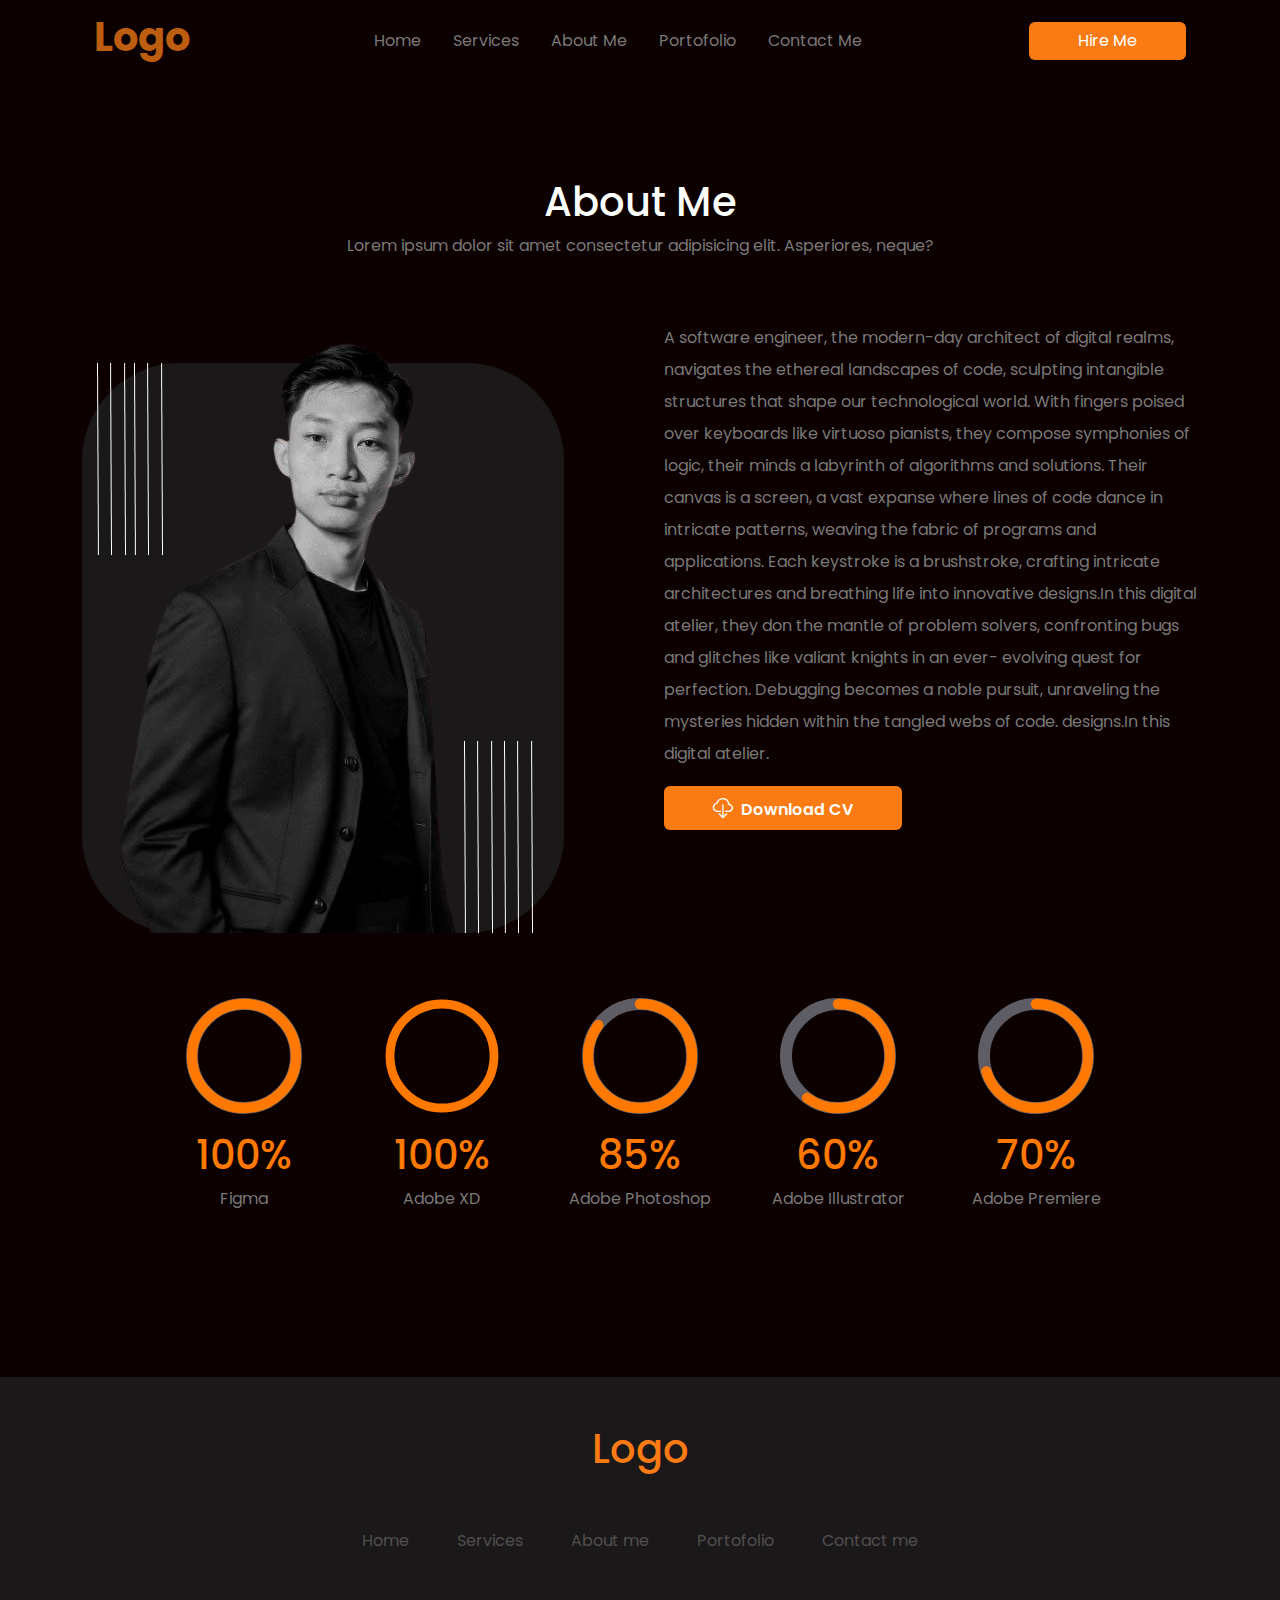
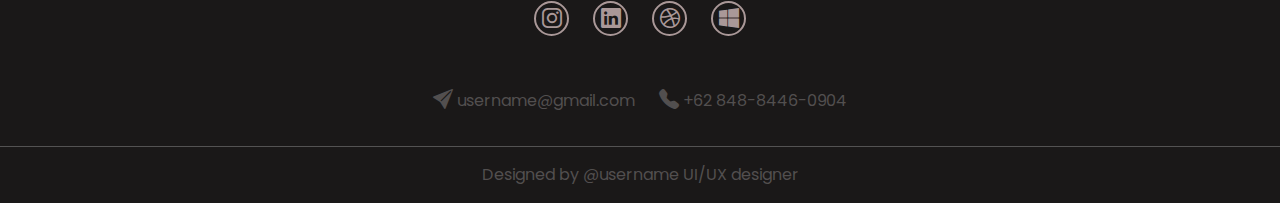
<file: about.html>
<!DOCTYPE html>
<html lang="en">

<head>
    <meta charset="UTF-8">
    <meta name="viewport" content="width=device-width, initial-scale=1.0">
    <title>Document</title>

    <!-- ICON FONT AWESOME -->
    <link rel="stylesheet" href="https://cdnjs.cloudflare.com/ajax/libs/font-awesome/6.5.2/css/all.min.css"
        integrity="sha512-SnH5WK+bZxgPHs44uWIX+LLJAJ9/2PkPKZ5QiAj6Ta86w+fsb2TkcmfRyVX3pBnMFcV7oQPJkl9QevSCWr3W6A=="
        crossorigin="anonymous" referrerpolicy="no-referrer" />

    <!-- boostrap -->
    <link href="https://cdn.jsdelivr.net/npm/bootstrap@5.3.3/dist/css/bootstrap.min.css" rel="stylesheet"
        integrity="sha384-QWTKZyjpPEjISv5WaRU9OFeRpok6YctnYmDr5pNlyT2bRjXh0JMhjY6hW+ALEwIH" crossorigin="anonymous">

    <!-- ICON -->
    <link rel="stylesheet" href="https://cdn.jsdelivr.net/npm/bootstrap-icons@1.11.3/font/bootstrap-icons.min.css">

    <!-- CSS -->
    <link rel="stylesheet" href="stylee.css">
</head>

<body>
    <div class="container">
        <div class="navbar">
            <div class="container">
                <a class="navbar-brand" href="/">
                    <h1 class="satu fw-bold" style="color: var(--orange)">Logo</h1>
                </a>
                <ul class="nav justify-content-end">
                    <li class="nav-item">
                        <a class="nav-link" href=" /">Home</a>
                    </li>
                    <li class="nav-item">
                        <a class="nav-link" href="./services.html">Services</a>
                    </li>
                    <li class="nav-item">
                        <a class="nav-link" href="./about.html">About Me</a>
                    </li>
                    <li class="nav-item">
                        <a class="nav-link" href="./portofolio.html">Portofolio</a>
                    </li>
                    <li class="nav-item">
                        <a class="nav-link" href="./contact.html">Contact Me</a>
                    </li>
                </ul>
                <button class="btn px-5" style="background-color: var(--button)">
                    <a class="text-white text-decoration-none" href="/">Hire Me</a>
                </button>
            </div>
        </div>
        <div class="aboutme">
            <div class="row mt-5">
                <div class="desc-aboutme text-white text-center mt-5">
                    <h1>About Me</h1>
                    <p class="text-disabled" style="color: var(--opacity)">
                        Lorem ipsum dolor sit amet consectetur adipisicing elit.
                        Asperiores, neque?
                    </p>
                </div>
            </div>
            <div class="row mt-5">
                <div class="col">
                    <img src="./img/profil.png" alt="" srcset="" />
                </div>
                <div class="col ms-4">
                    <p class="lh-lg" style="color: var(--opacity)">
                        A software engineer, the modern-day architect of digital realms,
                        navigates the ethereal landscapes of code, sculpting intangible
                        structures that shape our technological world. With fingers poised
                        over keyboards like virtuoso pianists, they compose symphonies of
                        logic, their minds a labyrinth of algorithms and solutions. Their
                        canvas is a screen, a vast expanse where lines of code dance in
                        intricate patterns, weaving the fabric of programs and
                        applications. Each keystroke is a brushstroke, crafting intricate
                        architectures and breathing life into innovative designs.In this
                        digital atelier, they don the mantle of problem solvers,
                        confronting bugs and glitches like valiant knights in an ever-
                        evolving quest for perfection. Debugging becomes a noble pursuit,
                        unraveling the mysteries hidden within the tangled webs of code.
                        designs.In this digital atelier.
                    </p>
                    <button class="btn px-5 text-white fw-semibold" style="background-color: var(--button)">
                        <i class="bi bi-cloud-download fs-5 me-1"></i>
                        Download CV
                    </button>
                </div>
            </div>
        </div>
        <div class="skils mt-5">
            <div class="d-flex justify-content-center gap-5">

                <div class="d-flex flex-column align-items-center">
                    <div class="position-relative">
                        <svg width="150" height="150" viewBox="-18.75 -18.75 187.5 187.5" version="1.1"
                            xmlns="http://www.w3.org/2000/svg" style="transform:rotate(-90deg)">
                            <circle r="65" cx="75" cy="75" fill="transparent" stroke="#5e5c64" stroke-width="15"
                                stroke-dasharray="408.2px" stroke-dashoffset="0"></circle>
                            <circle r="65" cx="75" cy="75" stroke="#ff7800" stroke-width="13" stroke-linecap="round"
                                stroke-dashoffset="0px" fill="transparent" stroke-dasharray="408.2px"></circle>
                        </svg>
                        <i
                            class="position-absolute top-50 start-50 translate-middle fa-brands fa-figma text-light fs-1"></i>
                    </div>
                    <h1 style="color: #ff7800;">100%</h1>
                    <p style="color: var(--opacity);">Figma</p>
                </div>

                <div class="d-flex flex-column align-items-center">
                    <div class="position-relative">
                        <svg width="150" height="150" viewBox="-18.75 -18.75 187.5 187.5" version="1.1"
                            xmlns="http://www.w3.org/2000/svg" style="transform: rotate(-90deg)">
                            <circle r="65" cx="75" cy="75" fill="transparent" stroke="#77767b" stroke-width="1"
                                stroke-dasharray="408.2px" stroke-dashoffset="0"></circle>
                            <circle r="65" cx="75" cy="75" stroke="#ff7800" stroke-width="11" stroke-linecap="butt"
                                stroke-dashoffset="0px" fill="transparent" stroke-dasharray="408.2px"></circle>
                        </svg>
                        <i
                            class="position-absolute top-50 start-50 translate-middle fa-brands fa-figma text-light fs-1"></i>
                    </div>
                    <h1 style="color: #ff7800;">100%</h1>
                    <p style="color: var(--opacity);">Adobe XD</p>
                </div>

                <div class="d-flex flex-column align-items-center">
                    <div class="position-relative">
                        <svg width="150" height="150" viewBox="-18.75 -18.75 187.5 187.5" version="1.1"
                            xmlns="http://www.w3.org/2000/svg" style="transform:rotate(-90deg)">
                            <circle r="65" cx="75" cy="75" fill="transparent" stroke="#5e5c64" stroke-width="15"
                                stroke-dasharray="408.2px" stroke-dashoffset="0"></circle>
                            <circle r="65" cx="75" cy="75" stroke="#ff7800" stroke-width="13" stroke-linecap="round"
                                stroke-dashoffset="61px" fill="transparent" stroke-dasharray="408.2px"></circle>
                        </svg>
                        <i
                            class="position-absolute top-50 start-50 translate-middle fa-brands fa-figma text-light fs-1"></i>
                    </div>
                    <h1 style="color: #ff7800;">85%</h1>
                    <p style="color: var(--opacity);">Adobe Photoshop</p>
                </div>

                <div class="d-flex flex-column align-items-center">
                    <div class="position-relative">
                        <svg width="150" height="150" viewBox="-18.75 -18.75 187.5 187.5" version="1.1"
                            xmlns="http://www.w3.org/2000/svg" style="transform:rotate(-90deg)">
                            <circle r="65" cx="75" cy="75" fill="transparent" stroke="#5e5c64" stroke-width="15"
                                stroke-dasharray="408.2px" stroke-dashoffset="0"></circle>
                            <circle r="65" cx="75" cy="75" stroke="#ff7800" stroke-width="13" stroke-linecap="round"
                                stroke-dashoffset="163px" fill="transparent" stroke-dasharray="408.2px"></circle>
                        </svg>
                        <i
                            class="position-absolute top-50 start-50 translate-middle fa-brands fa-figma text-light fs-1"></i>
                    </div>
                    <h1 style="color: #ff7800;">60%</h1>
                    <p style="color: var(--opacity);">Adobe Illustrator</p>
                </div>

                <div class="d-flex flex-column align-items-center">
                    <div class="position-relative">
                        <svg width="150" height="150" viewBox="-18.75 -18.75 187.5 187.5" version="1.1"
                            xmlns="http://www.w3.org/2000/svg" style="transform:rotate(-90deg)">
                            <circle r="65" cx="75" cy="75" fill="transparent" stroke="#5e5c64" stroke-width="15"
                                stroke-dasharray="408.2px" stroke-dashoffset="0"></circle>
                            <circle r="65" cx="75" cy="75" stroke="#ff7800" stroke-width="13" stroke-linecap="round"
                                stroke-dashoffset="122px" fill="transparent" stroke-dasharray="408.2px"></circle>
                        </svg>
                        <i
                            class="position-absolute top-50 start-50 translate-middle fa-brands fa-figma text-light fs-1"></i>
                    </div>
                    <h1 style="color: #ff7800;">70%</h1>
                    <p style="color: var(--opacity);">Adobe Premiere</p>
                </div>
            </div>
        </div>
    </div>
    <div class="footer text-center" style="margin-top: 150px; background-color: var(--grey)">
        <div class="row">
            <div class="col mt-5">
                <h1 style="color: var(--button)">Logo</h1>
            </div>
        </div>
        <div class="row mt-5">
            <div class="col d-flex justify-content-center gap-5">
                <a class="nav-link" href="/">Home</a>
                <a class="nav-link" href="./services.html">Services</a>
                <a class="nav-link" href="./about.html">About me</a>
                <a class="nav-link" href="./portofolio.html">Portofolio</a>
                <a class="nav-link" href="./contact.html">Contact me</a>
            </div>
        </div>
        <div class="row">
            <div class="col d-flex justify-content-center">
                <div class="icon-hero d-flex align-items-center gap-4 mt-5 mb-5">
                    <div class="circle-icon rounded-circle text-center" style="width: 35px; height: 35px">
                        <a class="fs-5" href=""><i class="bi bi-instagram"></i></a>
                    </div>
                    <div class="circle-icon rounded-circle text-center" style="width: 35px; height: 35px">
                        <a class="fs-5" href=""><i class="bi bi-linkedin"></i></a>
                    </div>
                    <div class="circle-icon rounded-circle text-center" style="width: 35px; height: 35px">
                        <a class="fs-5" href=""><i class="bi bi-dribbble"></i></a>
                    </div>
                    <div class="circle-icon rounded-circle text-center" style="width: 35px; height: 35px">
                        <a class="fs-5" href=""><i class="bi bi-windows"></i></a>
                    </div>
                </div>
            </div>
        </div>
        <div class="row">
            <div class="col d-flex justify-content-center gap-4  align-items-center">
                <p style="color: var(--grey-alt)"><i class="bi bi-send-fill fs-5"></i> username@gmail.com</p>
                <p style="color: var(--grey-alt)"><i class="bi bi-telephone-fill fs-5"></i> +62 848-8446-0904</p>
            </div>
        </div>
        <hr class="text-white" />
        <div class="row">
            <div class="col">
                <p style="color: var(--grey-alt)">
                    Designed by @username UI/UX designer
                </p>
            </div>
        </div>
    </div>
</body>

</html>
</file>
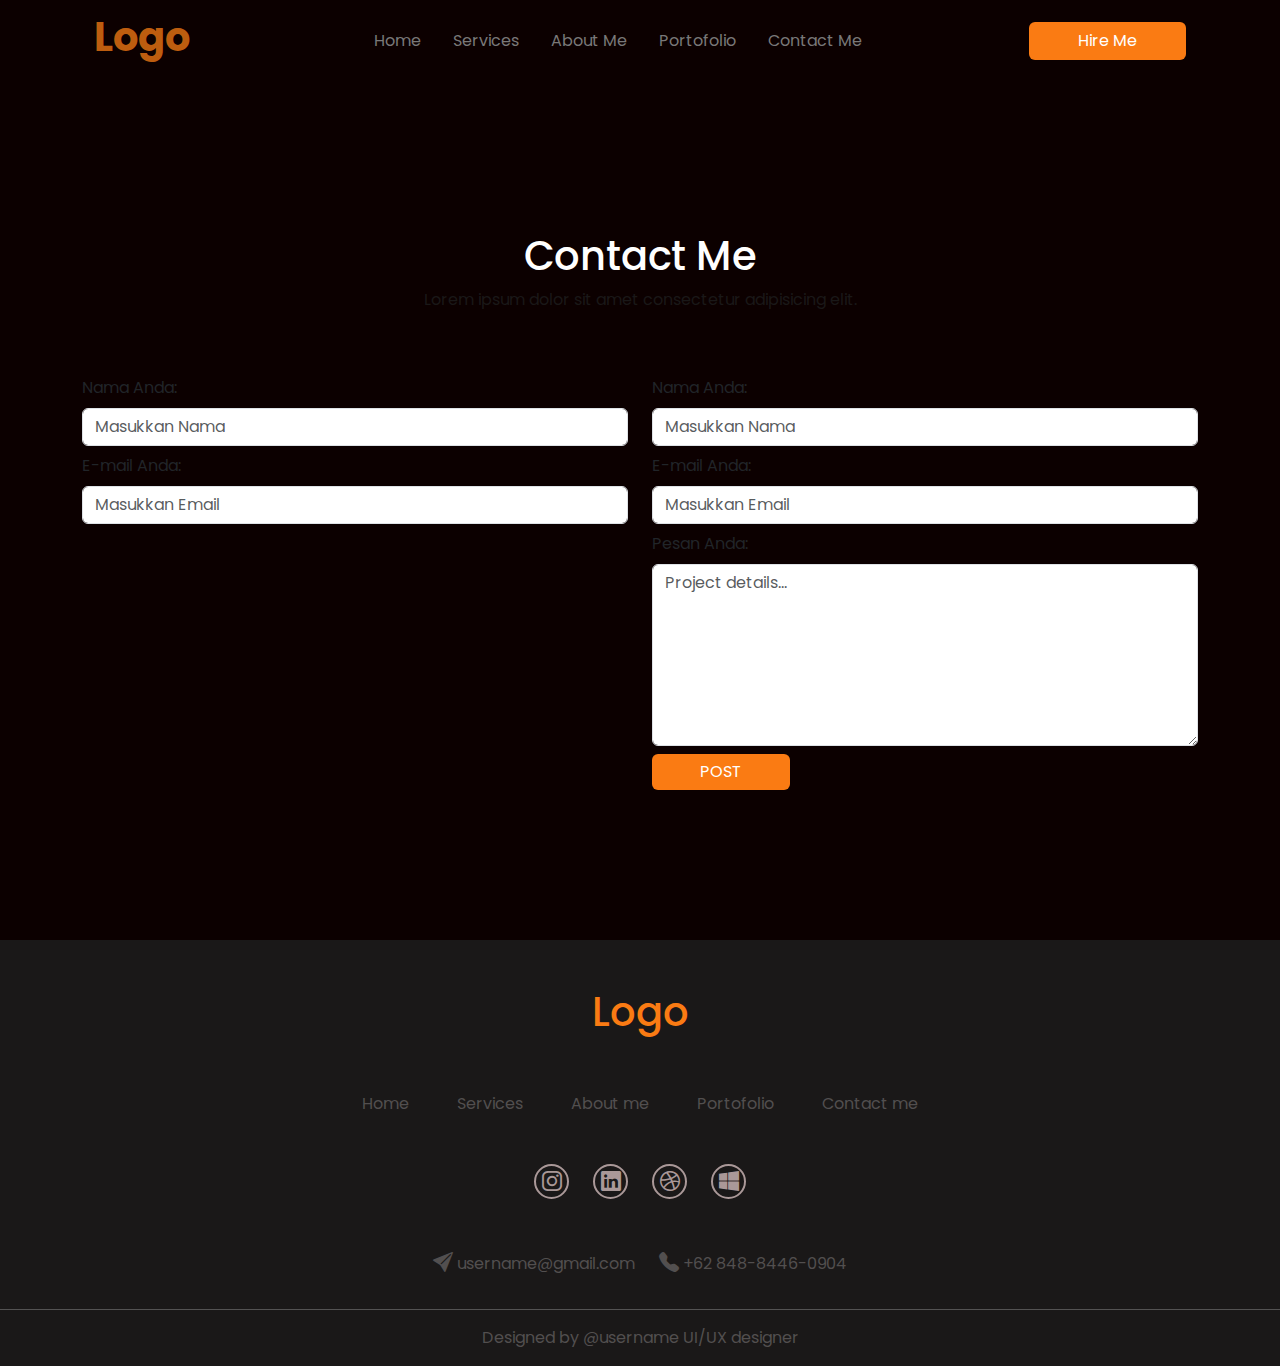
<file: contact.html>
<!DOCTYPE html>
<html lang="en">

<head>
    <meta charset="UTF-8">
    <meta name="viewport" content="width=device-width, initial-scale=1.0">
    <title>Document</title>

    <!-- ICON FONT AWESOME -->
    <link rel="stylesheet" href="https://cdnjs.cloudflare.com/ajax/libs/font-awesome/6.5.2/css/all.min.css"
        integrity="sha512-SnH5WK+bZxgPHs44uWIX+LLJAJ9/2PkPKZ5QiAj6Ta86w+fsb2TkcmfRyVX3pBnMFcV7oQPJkl9QevSCWr3W6A=="
        crossorigin="anonymous" referrerpolicy="no-referrer" />

    <!-- boostrap -->
    <link href="https://cdn.jsdelivr.net/npm/bootstrap@5.3.3/dist/css/bootstrap.min.css" rel="stylesheet"
        integrity="sha384-QWTKZyjpPEjISv5WaRU9OFeRpok6YctnYmDr5pNlyT2bRjXh0JMhjY6hW+ALEwIH" crossorigin="anonymous">

    <!-- ICON -->
    <link rel="stylesheet" href="https://cdn.jsdelivr.net/npm/bootstrap-icons@1.11.3/font/bootstrap-icons.min.css">

    <!-- CSS -->
    <link rel="stylesheet" href="stylee.css">
</head>

<body>
    <div class="container">
        <div class="navbar">
            <div class="container">
                <a class="navbar-brand" href="/">
                    <h1 class="satu fw-bold" style="color: var(--orange)">Logo</h1>
                </a>
                <ul class="nav justify-content-end">
                    <li class="nav-item">
                        <a class="nav-link" href=" /">Home</a>
                    </li>
                    <li class="nav-item">
                        <a class="nav-link" href="./services.html">Services</a>
                    </li>
                    <li class="nav-item">
                        <a class="nav-link" href="./about.html">About Me</a>
                    </li>
                    <li class="nav-item">
                        <a class="nav-link" href="./portofolio.html">Portofolio</a>
                    </li>
                    <li class="nav-item">
                        <a class="nav-link" href="./contact.html">Contact Me</a>
                    </li>
                </ul>
                <button class="btn px-5" style="background-color: var(--button)">
                    <a class="text-white text-decoration-none" href="/">Hire Me</a>
                </button>
            </div>
        </div>
        <div class="contact" style="margin-top: 150px;">
            <div class="row text-center">
                <div class="col">
                    <h1 class="text-white">Contact Me</h1>
                    <p style="color: var(--grey)">
                        Lorem ipsum dolor sit amet consectetur adipisicing elit.
                    </p>
                </div>
            </div>
            <div class="row mt-5">
                <div class="col">
                    <div class="form-group">
                        <label class="mb-2" for="">Nama Anda:</label>
                        <input type=" text" class="form-control" name="nama" placeholder="Masukkan Nama" />
                    </div>
                    <div class="form-group">
                        <label class="mb-2 mt-2" for="">E-mail Anda:</label>
                        <input type="email" class="form-control" name="email" placeholder="Masukkan Email" />
                    </div>
                </div>
                <div class="col">
                    <form method="post" action="#">
                        <div class="form-group">
                            <label class="mb-2" for="">Nama Anda:</label>
                            <input type="text" class="form-control" name="nama" placeholder="Masukkan Nama" />
                        </div>
                        <div class="form-group">
                            <label class="mb-2 mt-2" for="">E-mail Anda:</label>
                            <input type="email" class="form-control" name="email" placeholder="Masukkan Email" />
                        </div>
                        <div class="form-group">
                            <label class="mb-2 mt-2" for="">Pesan Anda:</label>
                            <textarea name="pesan" class="form-control" cols="30" rows="7"
                                placeholder="Project details..."></textarea>
                        </div>
                        <input class="btn btn-primary mt-2 px-5 border-0" style="background-color: var(--button);"
                            type="submit" value="POST" />
                    </form>
                </div>
            </div>
        </div>
    </div>
    <div class="footer text-center" style="margin-top: 150px; background-color: var(--grey)">
        <div class="row">
            <div class="col mt-5">
                <h1 style="color: var(--button)">Logo</h1>
            </div>
        </div>
        <div class="row mt-5">
            <div class="col d-flex justify-content-center gap-5">
                <a class="nav-link" href="/">Home</a>
                <a class="nav-link" href="./services.html">Services</a>
                <a class="nav-link" href="./about.html">About me</a>
                <a class="nav-link" href="./portofolio.html">Portofolio</a>
                <a class="nav-link" href="./contact.html">Contact me</a>
            </div>
        </div>
        <div class="row">
            <div class="col d-flex justify-content-center">
                <div class="icon-hero d-flex align-items-center gap-4 mt-5 mb-5">
                    <div class="circle-icon rounded-circle text-center" style="width: 35px; height: 35px">
                        <a class="fs-5" href=""><i class="bi bi-instagram"></i></a>
                    </div>
                    <div class="circle-icon rounded-circle text-center" style="width: 35px; height: 35px">
                        <a class="fs-5" href=""><i class="bi bi-linkedin"></i></a>
                    </div>
                    <div class="circle-icon rounded-circle text-center" style="width: 35px; height: 35px">
                        <a class="fs-5" href=""><i class="bi bi-dribbble"></i></a>
                    </div>
                    <div class="circle-icon rounded-circle text-center" style="width: 35px; height: 35px">
                        <a class="fs-5" href=""><i class="bi bi-windows"></i></a>
                    </div>
                </div>
            </div>
        </div>
        <div class="row">
            <div class="col d-flex justify-content-center gap-4  align-items-center">
                <p style="color: var(--grey-alt)"><i class="bi bi-send-fill fs-5"></i> username@gmail.com</p>
                <p style="color: var(--grey-alt)"><i class="bi bi-telephone-fill fs-5"></i> +62 848-8446-0904</p>
            </div>
        </div>
        <hr class="text-white" />
        <div class="row">
            <div class="col">
                <p style="color: var(--grey-alt)">
                    Designed by @username UI/UX designer
                </p>
            </div>
        </div>
    </div>
</body>

</html>
</file>
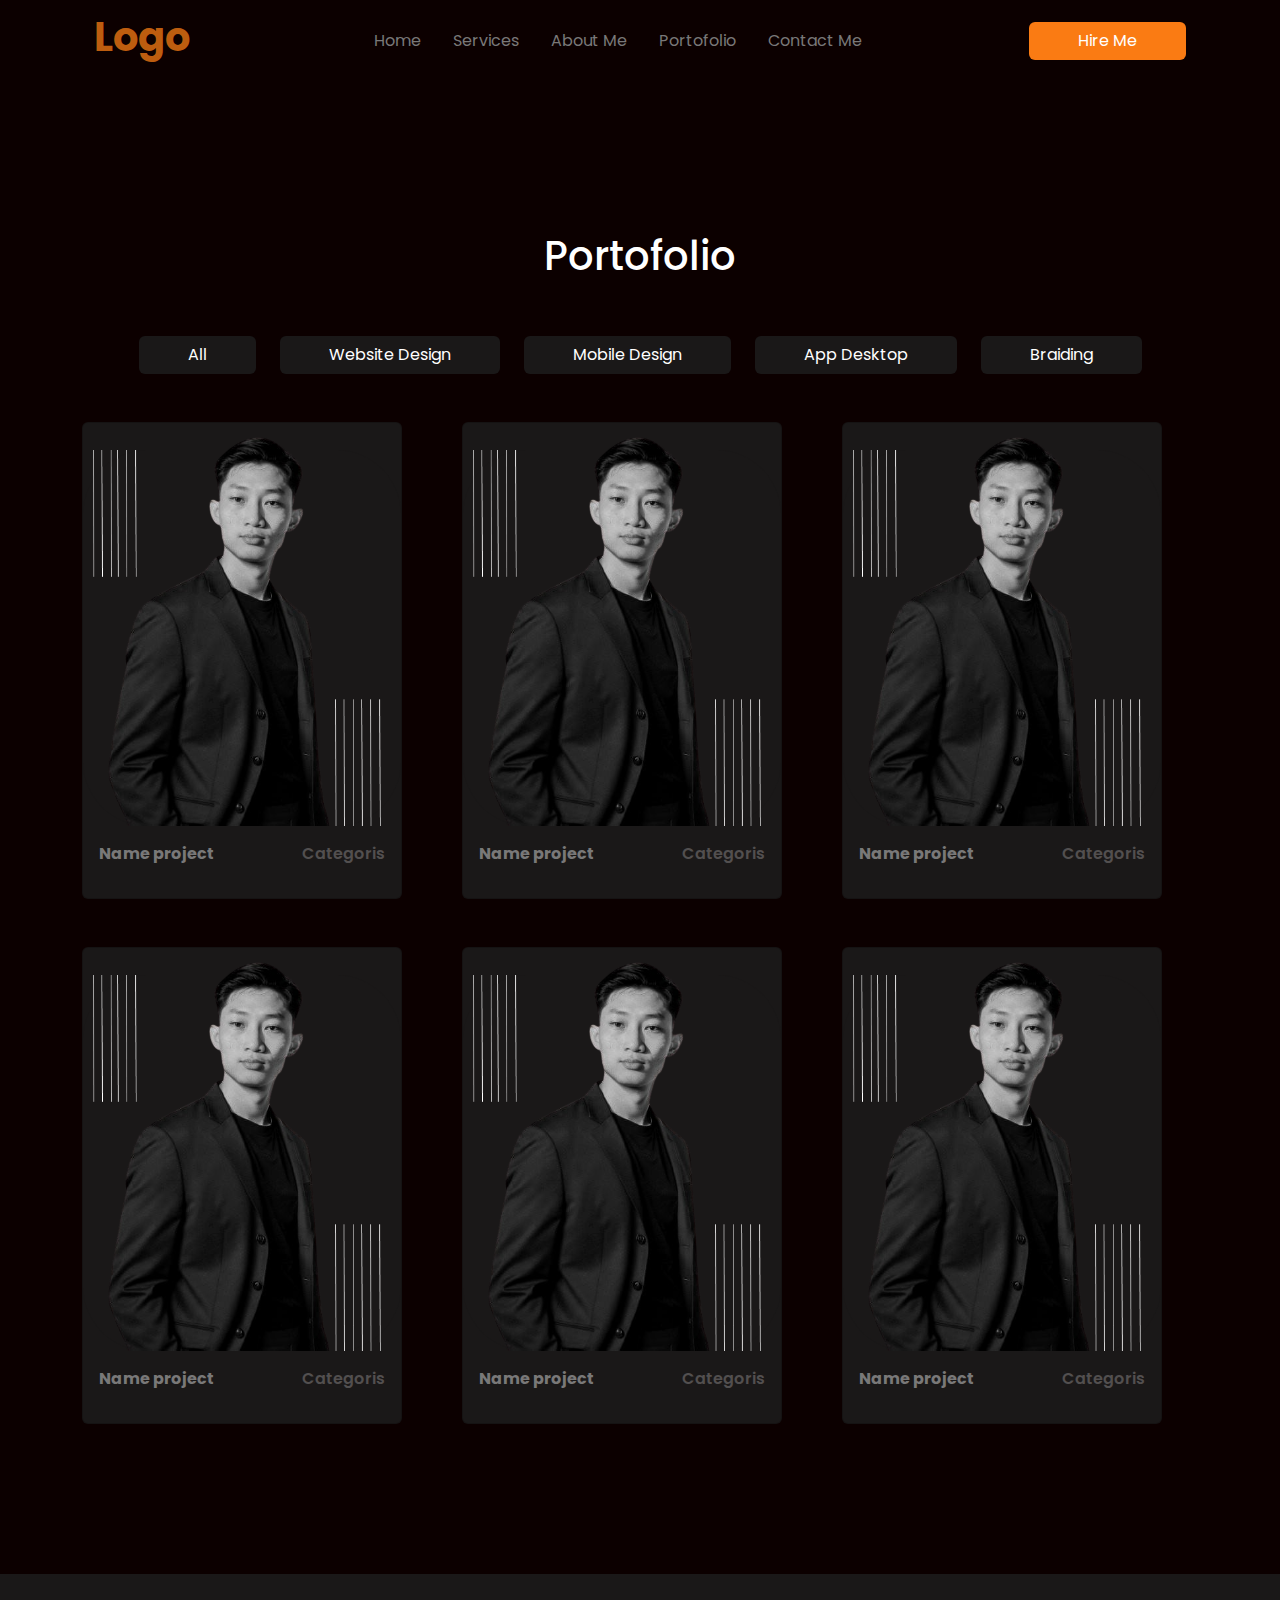
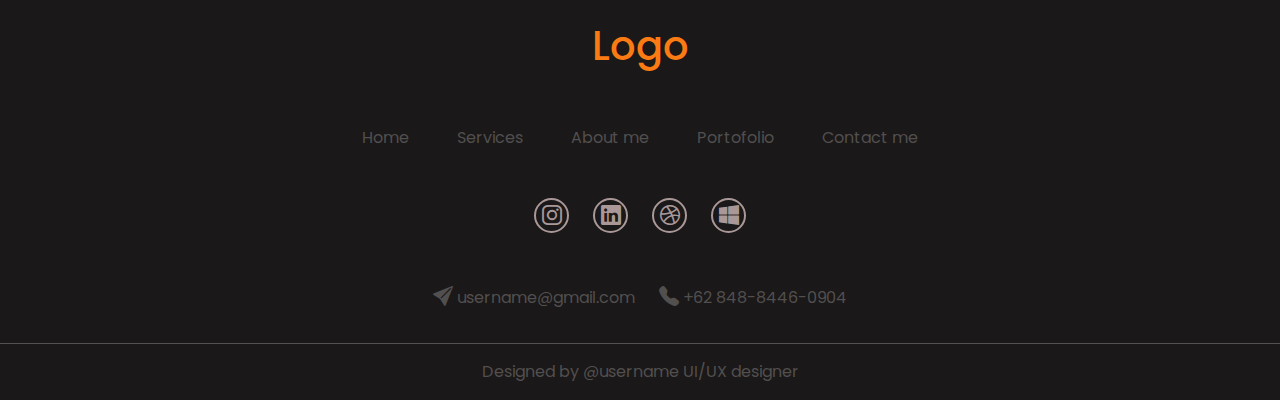
<file: portofolio.html>
<!DOCTYPE html>
<html lang="en">

<head>
    <meta charset="UTF-8">
    <meta name="viewport" content="width=device-width, initial-scale=1.0">
    <title>Document</title>

    <!-- ICON FONT AWESOME -->
    <link rel="stylesheet" href="https://cdnjs.cloudflare.com/ajax/libs/font-awesome/6.5.2/css/all.min.css"
        integrity="sha512-SnH5WK+bZxgPHs44uWIX+LLJAJ9/2PkPKZ5QiAj6Ta86w+fsb2TkcmfRyVX3pBnMFcV7oQPJkl9QevSCWr3W6A=="
        crossorigin="anonymous" referrerpolicy="no-referrer" />

    <!-- boostrap -->
    <link href="https://cdn.jsdelivr.net/npm/bootstrap@5.3.3/dist/css/bootstrap.min.css" rel="stylesheet"
        integrity="sha384-QWTKZyjpPEjISv5WaRU9OFeRpok6YctnYmDr5pNlyT2bRjXh0JMhjY6hW+ALEwIH" crossorigin="anonymous">

    <!-- ICON -->
    <link rel="stylesheet" href="https://cdn.jsdelivr.net/npm/bootstrap-icons@1.11.3/font/bootstrap-icons.min.css">

    <!-- CSS -->
    <link rel="stylesheet" href="stylee.css">
</head>

<body>
    <div class="container">
        <div class="navbar">
            <div class="container">
                <a class="navbar-brand" href="/">
                    <h1 class="satu fw-bold" style="color: var(--orange)">Logo</h1>
                </a>
                <ul class="nav justify-content-end">
                    <li class="nav-item">
                        <a class="nav-link" href=" /">Home</a>
                    </li>
                    <li class="nav-item">
                        <a class="nav-link" href="./services.html">Services</a>
                    </li>
                    <li class="nav-item">
                        <a class="nav-link" href="./about.html">About Me</a>
                    </li>
                    <li class="nav-item">
                        <a class="nav-link" href="./portofolio.html">Portofolio</a>
                    </li>
                    <li class="nav-item">
                        <a class="nav-link" href="./contact.html">Contact Me</a>
                    </li>
                </ul>
                <button class="btn px-5" style="background-color: var(--button)">
                    <a class="text-white text-decoration-none" href="/">Hire Me</a>
                </button>
            </div>
        </div>
        <div class="portofolio" style="margin-top: 150px;">
            <div class="row text-center fw-bold text-white">
                <h1>Portofolio</h1>
            </div>
            <div class="row mt-5 mb-5">
                <div class="col text-center d-flex justify-content-center gap-4">
                    <button class="btn text-white px-5" style="background-color: var(--grey)">
                        All
                    </button>
                    <button class="btn text-white px-5" style="background-color: var(--grey)">
                        Website Design
                    </button>
                    <button class="btn text-white px-5" style="background-color: var(--grey)">
                        Mobile Design
                    </button>
                    <button class="btn text-white px-5" style="background-color: var(--grey)">
                        App Desktop
                    </button>
                    <button class="btn text-white px-5" style="background-color: var(--grey)">
                        Braiding
                    </button>
                </div>
            </div>
            <div class="row mt-5">
                <div class="col">
                    <div class="card" style="width: 20rem; background-color: var(--grey)">
                        <img src="./img/profil.png" class="card-img-top" alt="..." />
                        <div class="card-body d-flex justify-content-between">
                            <p class="fw-bold" style="color: var(--opacity)">
                                Name project
                            </p>
                            <p class="fw-semibold" style="color: var(--grey-alt)">
                                Categoris
                            </p>
                        </div>
                    </div>
                </div>
                <div class="col">
                    <div class="card" style="width: 20rem; background-color: var(--grey)">
                        <img src="./img/profil.png" class="card-img-top" alt="..." />
                        <div class="card-body d-flex justify-content-between">
                            <p class="fw-bold" style="color: var(--opacity)">
                                Name project
                            </p>
                            <p class="fw-semibold" style="color: var(--grey-alt)">
                                Categoris
                            </p>
                        </div>
                    </div>
                </div>
                <div class="col">
                    <div class="card" style="width: 20rem; background-color: var(--grey)">
                        <img src="./img/profil.png" class="card-img-top" alt="..." />
                        <div class="card-body d-flex justify-content-between">
                            <p class="fw-bold" style="color: var(--opacity)">
                                Name project
                            </p>
                            <p class="fw-semibold" style="color: var(--grey-alt)">
                                Categoris
                            </p>
                        </div>
                    </div>
                </div>
            </div>
            <div class="row mt-5">
                <div class="col">
                    <div class="card" style="width: 20rem; background-color: var(--grey)">
                        <img src="./img/profil.png" class="card-img-top" alt="..." />
                        <div class="card-body d-flex justify-content-between">
                            <p class="fw-bold" style="color: var(--opacity)">
                                Name project
                            </p>
                            <p class="fw-semibold" style="color: var(--grey-alt)">
                                Categoris
                            </p>
                        </div>
                    </div>
                </div>
                <div class="col">
                    <div class="card" style="width: 20rem; background-color: var(--grey)">
                        <img src="./img/profil.png" class="card-img-top" alt="..." />
                        <div class="card-body d-flex justify-content-between">
                            <p class="fw-bold" style="color: var(--opacity)">
                                Name project
                            </p>
                            <p class="fw-semibold" style="color: var(--grey-alt)">
                                Categoris
                            </p>
                        </div>
                    </div>
                </div>
                <div class="col">
                    <div class="card" style="width: 20rem; background-color: var(--grey)">
                        <img src="./img/profil.png" class="card-img-top" alt="..." />
                        <div class="card-body d-flex justify-content-between">
                            <p class="fw-bold" style="color: var(--opacity)">
                                Name project
                            </p>
                            <p class="fw-semibold" style="color: var(--grey-alt)">
                                Categoris
                            </p>
                        </div>
                    </div>
                </div>
            </div>
        </div>
    </div>
    <div class="footer text-center" style="margin-top: 150px; background-color: var(--grey)">
        <div class="row">
            <div class="col mt-5">
                <h1 style="color: var(--button)">Logo</h1>
            </div>
        </div>
        <div class="row mt-5">
            <div class="col d-flex justify-content-center gap-5">
                <a class="nav-link" href="/">Home</a>
                <a class="nav-link" href="./services.html">Services</a>
                <a class="nav-link" href="./about.html">About me</a>
                <a class="nav-link" href="./portofolio.html">Portofolio</a>
                <a class="nav-link" href="./contact.html">Contact me</a>
            </div>
        </div>
        <div class="row">
            <div class="col d-flex justify-content-center">
                <div class="icon-hero d-flex align-items-center gap-4 mt-5 mb-5">
                    <div class="circle-icon rounded-circle text-center" style="width: 35px; height: 35px">
                        <a class="fs-5" href=""><i class="bi bi-instagram"></i></a>
                    </div>
                    <div class="circle-icon rounded-circle text-center" style="width: 35px; height: 35px">
                        <a class="fs-5" href=""><i class="bi bi-linkedin"></i></a>
                    </div>
                    <div class="circle-icon rounded-circle text-center" style="width: 35px; height: 35px">
                        <a class="fs-5" href=""><i class="bi bi-dribbble"></i></a>
                    </div>
                    <div class="circle-icon rounded-circle text-center" style="width: 35px; height: 35px">
                        <a class="fs-5" href=""><i class="bi bi-windows"></i></a>
                    </div>
                </div>
            </div>
        </div>
        <div class="row">
            <div class="col d-flex justify-content-center gap-4  align-items-center">
                <p style="color: var(--grey-alt)"><i class="bi bi-send-fill fs-5"></i> username@gmail.com</p>
                <p style="color: var(--grey-alt)"><i class="bi bi-telephone-fill fs-5"></i> +62 848-8446-0904</p>
            </div>
        </div>
        <hr class="text-white" />
        <div class="row">
            <div class="col">
                <p style="color: var(--grey-alt)">
                    Designed by @username UI/UX designer
                </p>
            </div>
        </div>
    </div>
</body>

</html>
</file>
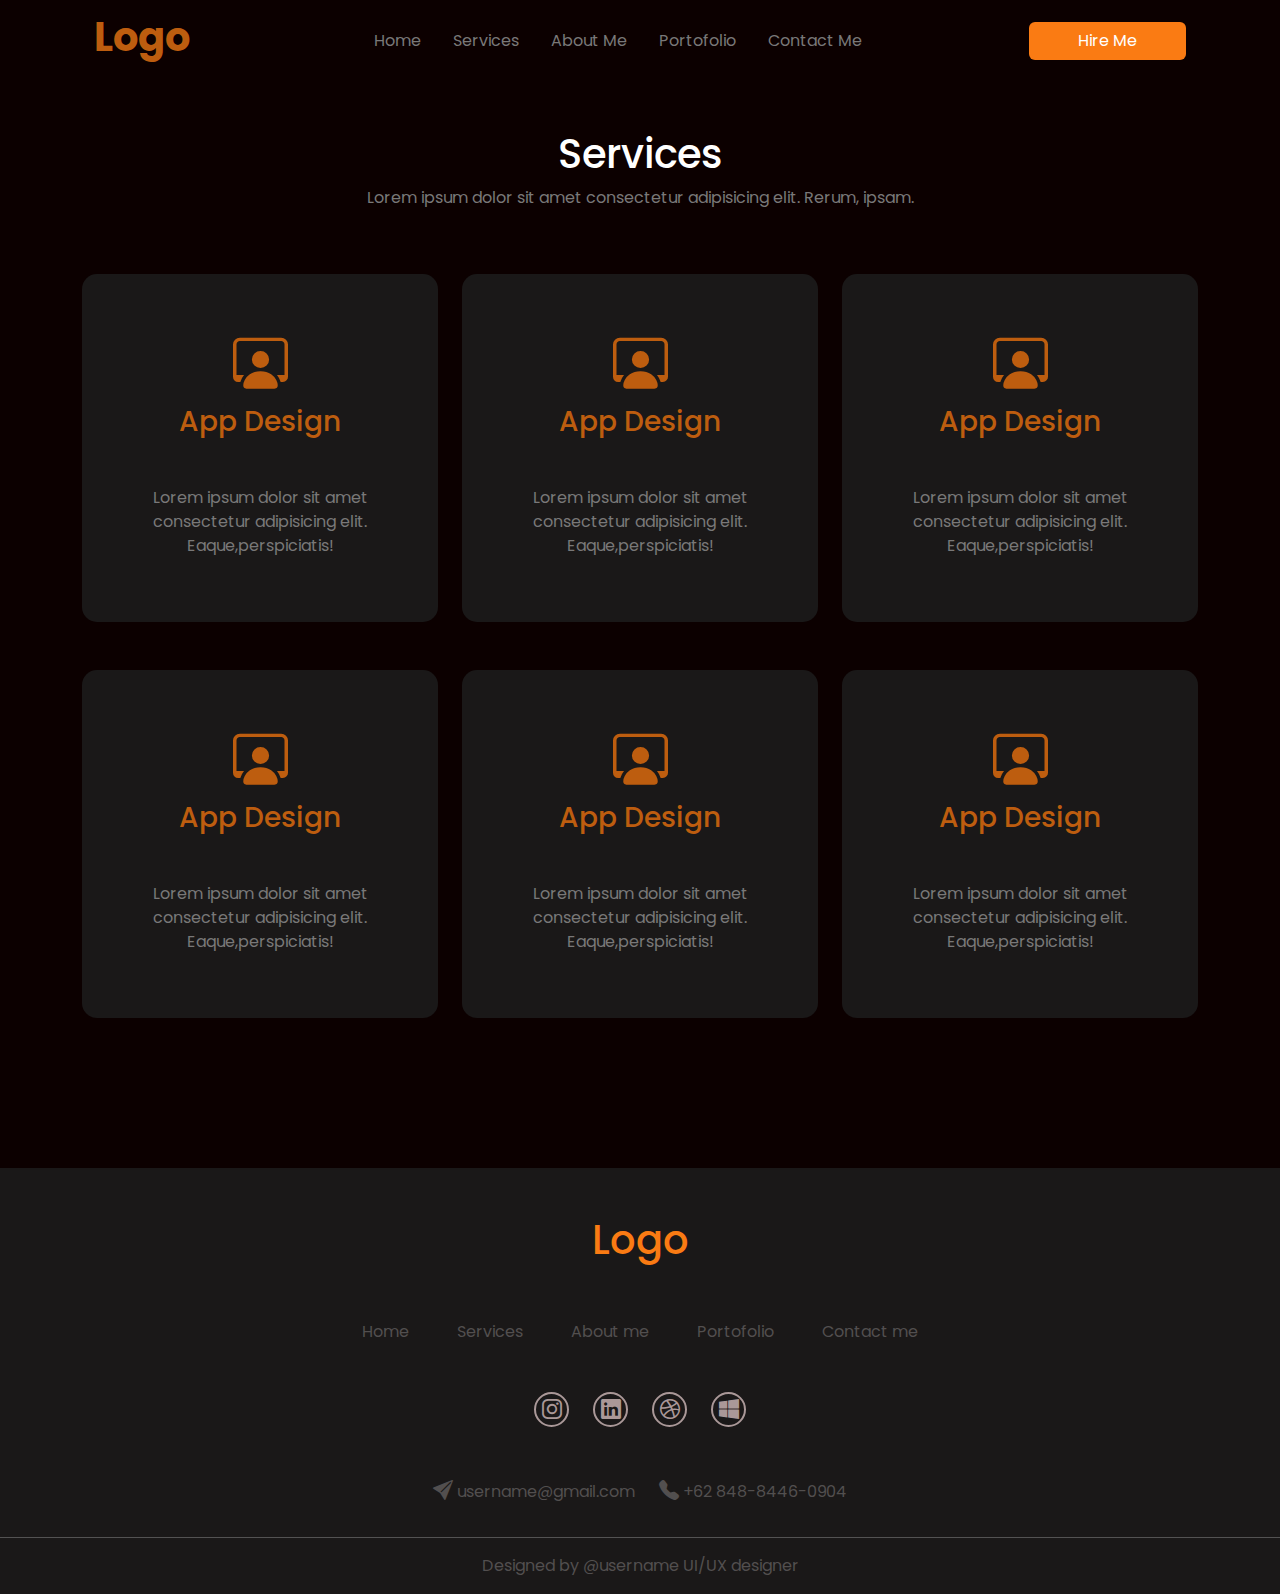
<file: services.html>
<!DOCTYPE html>
<html lang="en">

<head>
    <meta charset="UTF-8">
    <meta name="viewport" content="width=device-width, initial-scale=1.0">
    <title>Document</title>

    <!-- ICON FONT AWESOME -->
    <link rel="stylesheet" href="https://cdnjs.cloudflare.com/ajax/libs/font-awesome/6.5.2/css/all.min.css"
        integrity="sha512-SnH5WK+bZxgPHs44uWIX+LLJAJ9/2PkPKZ5QiAj6Ta86w+fsb2TkcmfRyVX3pBnMFcV7oQPJkl9QevSCWr3W6A=="
        crossorigin="anonymous" referrerpolicy="no-referrer" />

    <!-- boostrap -->
    <link href="https://cdn.jsdelivr.net/npm/bootstrap@5.3.3/dist/css/bootstrap.min.css" rel="stylesheet"
        integrity="sha384-QWTKZyjpPEjISv5WaRU9OFeRpok6YctnYmDr5pNlyT2bRjXh0JMhjY6hW+ALEwIH" crossorigin="anonymous">

    <!-- ICON -->
    <link rel="stylesheet" href="https://cdn.jsdelivr.net/npm/bootstrap-icons@1.11.3/font/bootstrap-icons.min.css">

    <!-- CSS -->
    <link rel="stylesheet" href="stylee.css">
</head>

<body>
    <div class="container">
        <div class="navbar">
            <div class="container">
                <a class="navbar-brand" href="/">
                    <h1 class="satu fw-bold" style="color: var(--orange)">Logo</h1>
                </a>
                <ul class="nav justify-content-end">
                    <li class="nav-item">
                        <a class="nav-link" href=" /">Home</a>
                    </li>
                    <li class="nav-item">
                        <a class="nav-link" href="./services.html">Services</a>
                    </li>
                    <li class="nav-item">
                        <a class="nav-link" href="./about.html">About Me</a>
                    </li>
                    <li class="nav-item">
                        <a class="nav-link" href="./portofolio.html">Portofolio</a>
                    </li>
                    <li class="nav-item">
                        <a class="nav-link" href="./contact.html">Contact Me</a>
                    </li>
                </ul>
                <button class="btn px-5" style="background-color: var(--button)">
                    <a class="text-white text-decoration-none" href="/">Hire Me</a>
                </button>
            </div>
        </div>
        <div class="services">
            <div class="row">
                <div class="desc-service text-white text-center mt-5">
                    <h1>Services</h1>
                    <p class="text-disabled" style="color: var(--opacity)">
                        Lorem ipsum dolor sit amet consectetur adipisicing elit. Rerum,
                        ipsam.
                    </p>
                </div>
            </div>
            <div class="row">
                <div class="col card-services gap-4 mt-5">
                    <div class="text-center p-5" style="background-color: var(--grey); border-radius: 15px">
                        <i class="bi bi-person-workspace" style="font-size: 55px; color: var(--orange)"></i>
                        <h1 class="fs-3" style="color: var(--orange)">App Design</h1>
                        <p class="mt-5" style="color: var(--opacity)">
                            Lorem ipsum dolor sit amet consectetur adipisicing elit.
                            Eaque,perspiciatis!
                        </p>
                    </div>
                </div>
                <div class="col card-services gap-4 mt-5">
                    <div class="text-center p-5" style="background-color: var(--grey); border-radius: 15px">
                        <i class="bi bi-person-workspace" style="font-size: 55px; color: var(--orange)"></i>
                        <h1 class="fs-3" style="color: var(--orange)">App Design</h1>
                        <p class="mt-5" style="color: var(--opacity)">
                            Lorem ipsum dolor sit amet consectetur adipisicing elit.
                            Eaque,perspiciatis!
                        </p>
                    </div>
                </div>
                <div class="col card-services gap-4 mt-5">
                    <div class="text-center p-5" style="background-color: var(--grey); border-radius: 15px">
                        <i class="bi bi-person-workspace" style="font-size: 55px; color: var(--orange)"></i>
                        <h1 class="fs-3" style="color: var(--orange)">App Design</h1>
                        <p class="mt-5" style="color: var(--opacity)">
                            Lorem ipsum dolor sit amet consectetur adipisicing elit.
                            Eaque,perspiciatis!
                        </p>
                    </div>
                </div>
            </div>
            <div class="row">
                <div class="col card-services gap-4 mt-5">
                    <div class="text-center p-5" style="background-color: var(--grey); border-radius: 15px">
                        <i class="bi bi-person-workspace" style="font-size: 55px; color: var(--orange)"></i>
                        <h1 class="fs-3" style="color: var(--orange)">App Design</h1>
                        <p class="mt-5" style="color: var(--opacity)">
                            Lorem ipsum dolor sit amet consectetur adipisicing elit.
                            Eaque,perspiciatis!
                        </p>
                    </div>
                </div>
                <div class="col card-services gap-4 mt-5">
                    <div class="text-center p-5" style="background-color: var(--grey); border-radius: 15px">
                        <i class="bi bi-person-workspace" style="font-size: 55px; color: var(--orange)"></i>
                        <h1 class="fs-3" style="color: var(--orange)">App Design</h1>
                        <p class="mt-5" style="color: var(--opacity)">
                            Lorem ipsum dolor sit amet consectetur adipisicing elit.
                            Eaque,perspiciatis!
                        </p>
                    </div>
                </div>
                <div class="col card-services gap-4 mt-5">
                    <div class="text-center p-5" style="background-color: var(--grey); border-radius: 15px">
                        <i class="bi bi-person-workspace" style="font-size: 55px; color: var(--orange)"></i>
                        <h1 class="fs-3" style="color: var(--orange)">App Design</h1>
                        <p class="mt-5" style="color: var(--opacity)">
                            Lorem ipsum dolor sit amet consectetur adipisicing elit.
                            Eaque,perspiciatis!
                        </p>
                    </div>
                </div>
            </div>
        </div>
    </div>
    <div class="footer text-center" style="margin-top: 150px; background-color: var(--grey)">
        <div class="row">
            <div class="col mt-5">
                <h1 style="color: var(--button)">Logo</h1>
            </div>
        </div>
        <div class="row mt-5">
            <div class="col d-flex justify-content-center gap-5">
                <a class="nav-link" href="/">Home</a>
                <a class="nav-link" href="./services.html">Services</a>
                <a class="nav-link" href="./about.html">About me</a>
                <a class="nav-link" href="./portofolio.html">Portofolio</a>
                <a class="nav-link" href="./contact.html">Contact me</a>
            </div>
        </div>
        <div class="row">
            <div class="col d-flex justify-content-center">
                <div class="icon-hero d-flex align-items-center gap-4 mt-5 mb-5">
                    <div class="circle-icon rounded-circle text-center" style="width: 35px; height: 35px">
                        <a class="fs-5" href=""><i class="bi bi-instagram"></i></a>
                    </div>
                    <div class="circle-icon rounded-circle text-center" style="width: 35px; height: 35px">
                        <a class="fs-5" href=""><i class="bi bi-linkedin"></i></a>
                    </div>
                    <div class="circle-icon rounded-circle text-center" style="width: 35px; height: 35px">
                        <a class="fs-5" href=""><i class="bi bi-dribbble"></i></a>
                    </div>
                    <div class="circle-icon rounded-circle text-center" style="width: 35px; height: 35px">
                        <a class="fs-5" href=""><i class="bi bi-windows"></i></a>
                    </div>
                </div>
            </div>
        </div>
        <div class="row">
            <div class="col d-flex justify-content-center gap-4  align-items-center">
                <p style="color: var(--grey-alt)"><i class="bi bi-send-fill fs-5"></i> username@gmail.com</p>
                <p style="color: var(--grey-alt)"><i class="bi bi-telephone-fill fs-5"></i> +62 848-8446-0904</p>
            </div>
        </div>
        <hr class="text-white" />
        <div class="row">
            <div class="col">
                <p style="color: var(--grey-alt)">
                    Designed by @username UI/UX designer
                </p>
            </div>
        </div>
    </div>
</body>

</html>
</file>
<file: stylee.css>
@import url('https://fonts.googleapis.com/css2?family=Abel&family=Abhaya+Libre&family=Poppins:ital,wght@0,100;0,200;0,300;0,400;0,500;0,600;0,700;0,800;0,900;1,100;1,200;1,300;1,400;1,500;1,600;1,700;1,800;1,900&display=swap');

* {
    padding: 0;
    margin: 0;
    box-sizing: border-box;
    text-decoration: none;
    text-decoration: none;
    font-family: "Poppins", sans-serif;
}

:root {
    --orange: rgb(189, 93, 15);
    --button: rgb(250, 123, 19);
    --grey: #1a1818;
    --grey-alt: #524f4f;
    --opacity: #797878;
}

body {
    background-color: #0c0000;
}

.hero {
    margin-top: 100px;
}

/* NAVBARRR */
.navbar .container .nav .nav-item .nav-link {
    color: var(--opacity);
    text-decoration: none;
    transition: all 02.s;
    font-weight: normal;
}

.navbar .container .nav .nav-item .nav-link:hover {
    color: var(--button);
    font-weight: bold;
}

.icon-hero a {
    color: #aa9898;
}

.icon-hero a:hover {
    color: var(--button);
}

.icon-hero .circle-icon {
    border: 2px solid #aa9898;
}

.footer .row .col .nav-link {
    color: var(--grey-alt);
}

.footer .row .col .nav-link:hover {
    color: var(--button);
    font-weight: bold;
}
</file>
